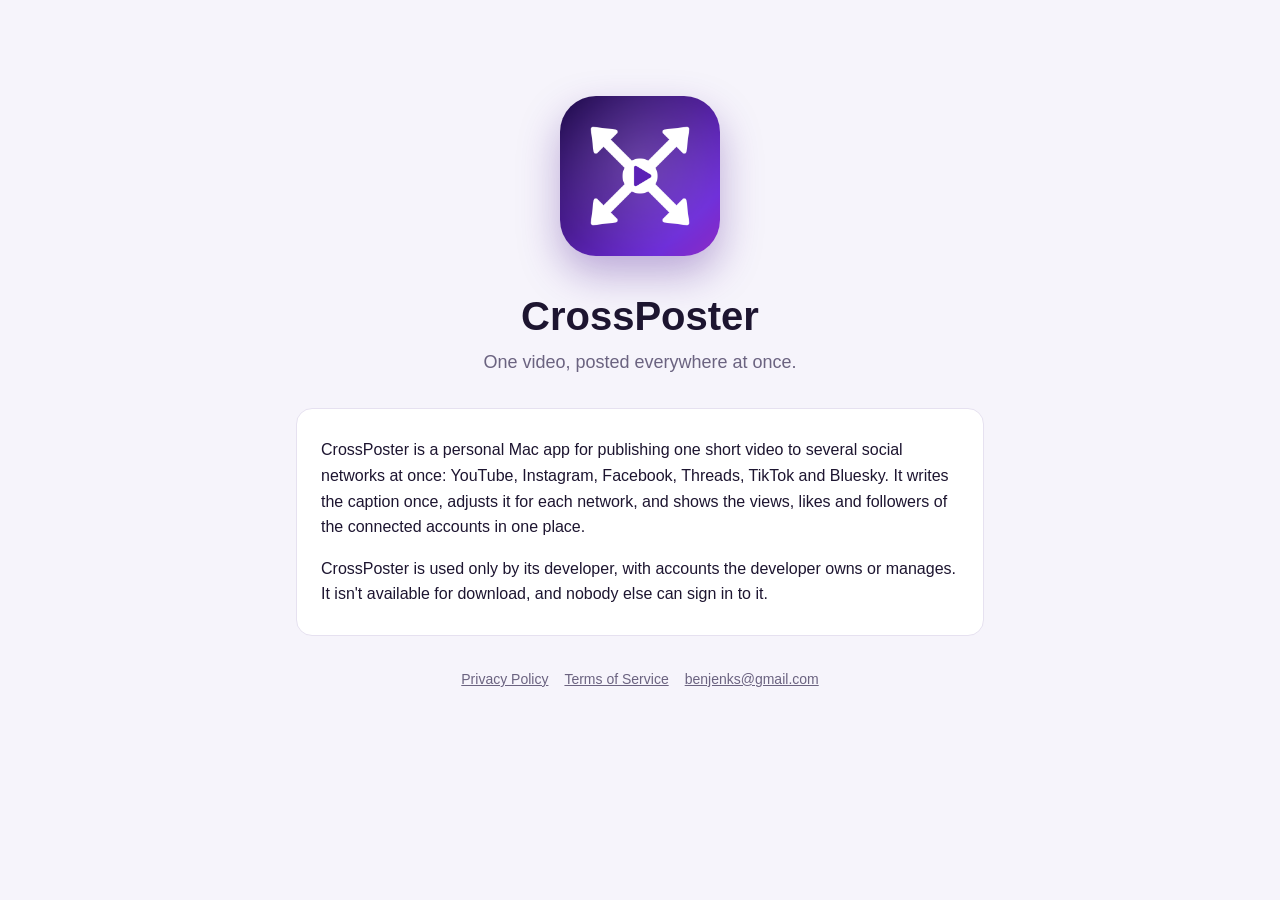
<file: index.html>
<!doctype html>
<html lang="en">
<head>
  <meta charset="utf-8">
  <meta name="viewport" content="width=device-width, initial-scale=1">
  <title>CrossPoster</title>
  <meta name="description" content="A personal Mac app for posting one video to several social networks at once.">
  <link rel="icon" type="image/png" href="images/favicon.png">
  <link rel="stylesheet" href="style.css">
</head>
<body>
<main class="home">
  <section class="hero">
    <img src="images/icon.png" alt="CrossPoster app icon" width="160" height="160">
    <h1>CrossPoster</h1>
    <p class="tagline">One video, posted everywhere at once.</p>
  </section>
  <article>
    <p>CrossPoster is a personal Mac app for publishing one short video to several social networks at
    once: YouTube, Instagram, Facebook, Threads, TikTok and Bluesky. It writes the caption once,
    adjusts it for each network, and shows the views, likes and followers of the connected accounts
    in one place.</p>
    <p>CrossPoster is used only by its developer, with accounts the developer owns or manages. It isn't
    available for download, and nobody else can sign in to it.</p>
  </article>
  <footer><a href="privacy.html">Privacy Policy</a><a href="terms.html">Terms of Service</a><a href="mailto:benjenks@gmail.com">benjenks@gmail.com</a></footer>
</main>
</body>
</html>
</file>
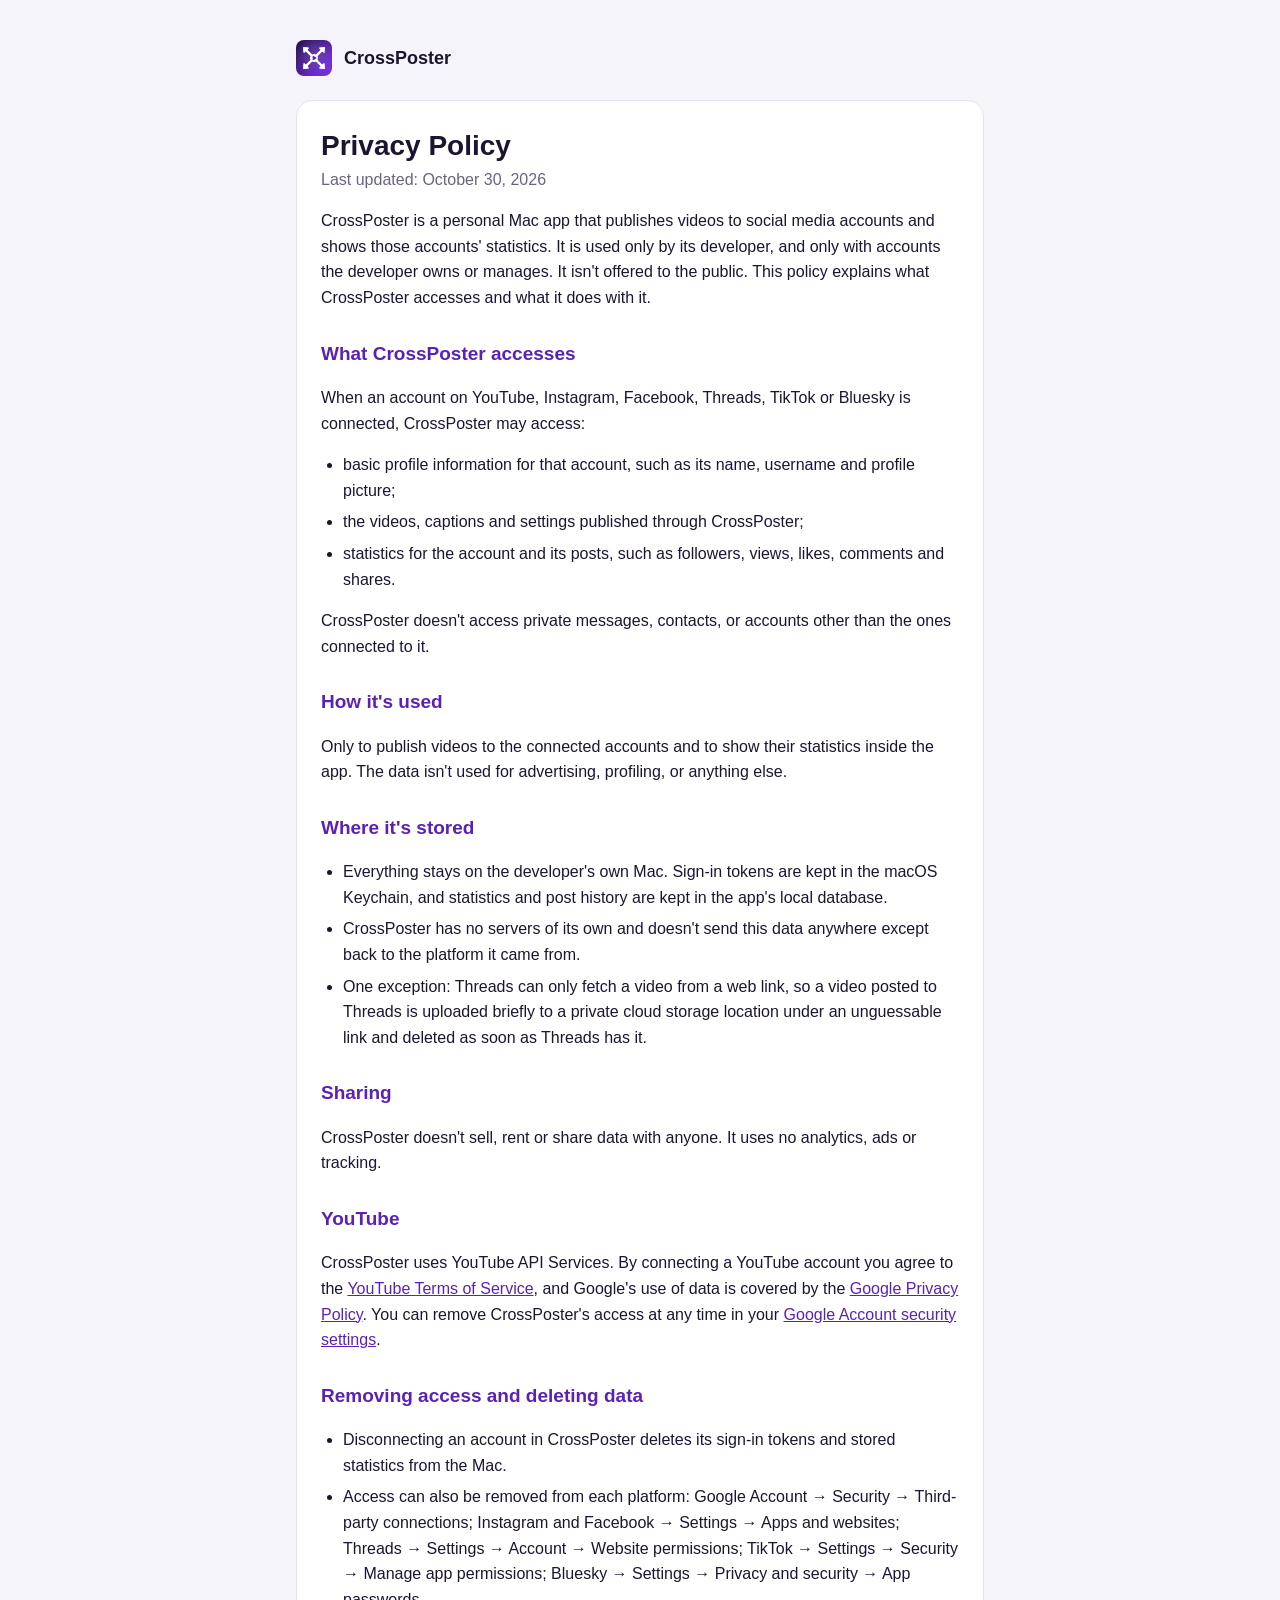
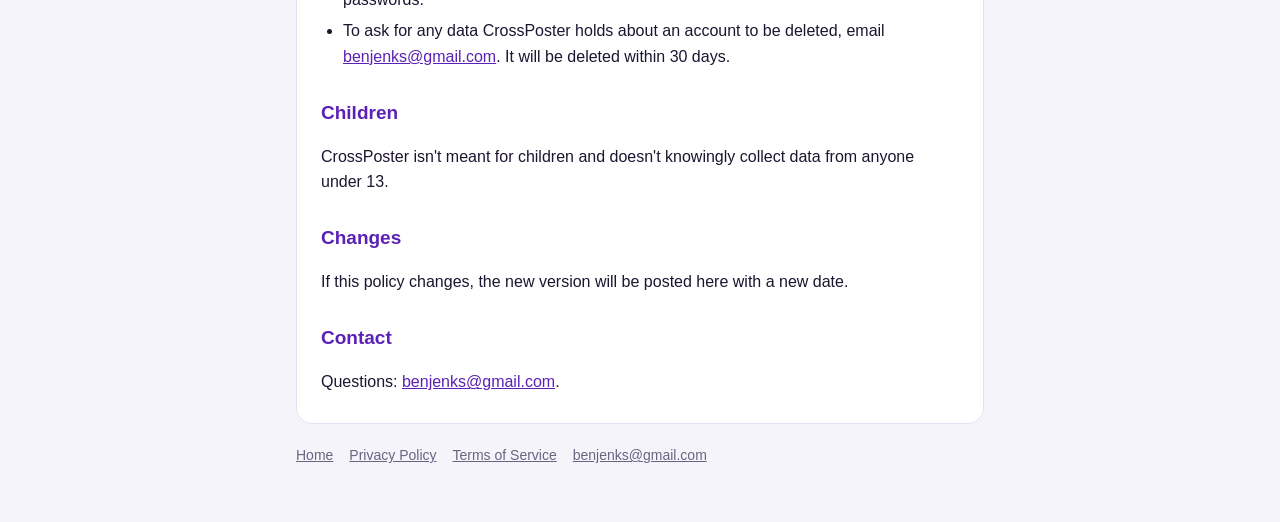
<file: privacy.html>
<!doctype html>
<html lang="en">
<head>
  <meta charset="utf-8">
  <meta name="viewport" content="width=device-width, initial-scale=1">
  <title>CrossPoster Privacy Policy</title>
  <meta name="description" content="What data CrossPoster accesses, where it's kept, and how to remove it.">
  <link rel="icon" type="image/png" href="images/favicon.png">
  <link rel="stylesheet" href="style.css">
</head>
<body>
<main>
  <header><img class="mark" src="images/icon.png" alt="" width="36" height="36"><a href="./">CrossPoster</a></header>
  <article>
    <h1>Privacy Policy</h1>
    <p class="updated">Last updated: October 30, 2026</p>
    <p>CrossPoster is a personal Mac app that publishes videos to social media accounts and shows those
    accounts' statistics. It is used only by its developer, and only with accounts the developer owns or
    manages. It isn't offered to the public. This policy explains what CrossPoster accesses and what it
    does with it.</p>

    <h2>What CrossPoster accesses</h2>
    <p>When an account on YouTube, Instagram, Facebook, Threads, TikTok or Bluesky is connected,
    CrossPoster may access:</p>
    <ul>
      <li>basic profile information for that account, such as its name, username and profile picture;</li>
      <li>the videos, captions and settings published through CrossPoster;</li>
      <li>statistics for the account and its posts, such as followers, views, likes, comments and shares.</li>
    </ul>
    <p>CrossPoster doesn't access private messages, contacts, or accounts other than the ones connected
    to it.</p>

    <h2>How it's used</h2>
    <p>Only to publish videos to the connected accounts and to show their statistics inside the app.
    The data isn't used for advertising, profiling, or anything else.</p>

    <h2>Where it's stored</h2>
    <ul>
      <li>Everything stays on the developer's own Mac. Sign-in tokens are kept in the macOS Keychain, and
      statistics and post history are kept in the app's local database.</li>
      <li>CrossPoster has no servers of its own and doesn't send this data anywhere except back to the
      platform it came from.</li>
      <li>One exception: Threads can only fetch a video from a web link, so a video posted to Threads is
      uploaded briefly to a private cloud storage location under an unguessable link and deleted as soon
      as Threads has it.</li>
    </ul>

    <h2>Sharing</h2>
    <p>CrossPoster doesn't sell, rent or share data with anyone. It uses no analytics, ads or tracking.</p>

    <h2>YouTube</h2>
    <p>CrossPoster uses YouTube API Services. By connecting a YouTube account you agree to the
    <a href="https://www.youtube.com/t/terms">YouTube Terms of Service</a>, and Google's use of data is
    covered by the <a href="https://policies.google.com/privacy">Google Privacy Policy</a>. You can
    remove CrossPoster's access at any time in your
    <a href="https://myaccount.google.com/permissions">Google Account security settings</a>.</p>

    <h2 id="delete">Removing access and deleting data</h2>
    <ul>
      <li>Disconnecting an account in CrossPoster deletes its sign-in tokens and stored statistics from the
      Mac.</li>
      <li>Access can also be removed from each platform: Google Account → Security → Third-party
      connections; Instagram and Facebook → Settings → Apps and websites; Threads → Settings → Account →
      Website permissions; TikTok → Settings → Security → Manage app permissions; Bluesky → Settings →
      Privacy and security → App passwords.</li>
      <li>To ask for any data CrossPoster holds about an account to be deleted, email
      <a href="mailto:benjenks@gmail.com">benjenks@gmail.com</a>. It will be deleted within 30 days.</li>
    </ul>

    <h2>Children</h2>
    <p>CrossPoster isn't meant for children and doesn't knowingly collect data from anyone under 13.</p>

    <h2>Changes</h2>
    <p>If this policy changes, the new version will be posted here with a new date.</p>

    <h2>Contact</h2>
    <p>Questions: <a href="mailto:benjenks@gmail.com">benjenks@gmail.com</a>.</p>
  </article>
  <footer><a href="./">Home</a><a href="privacy.html">Privacy Policy</a><a href="terms.html">Terms of Service</a><a href="mailto:benjenks@gmail.com">benjenks@gmail.com</a></footer>
</main>
</body>
</html>
</file>
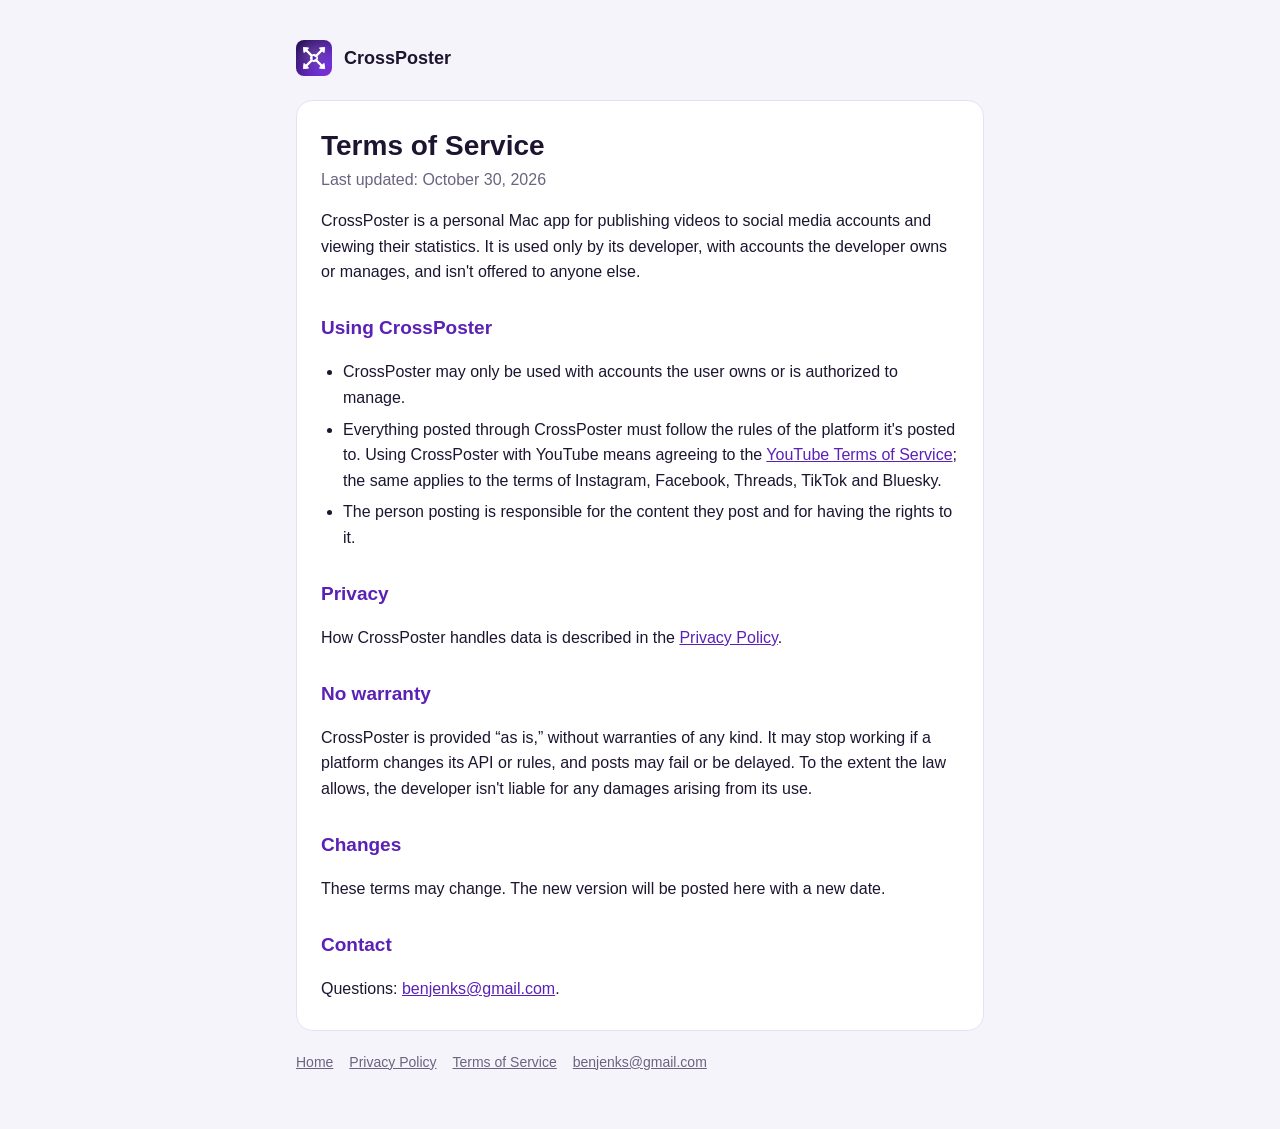
<file: terms.html>
<!doctype html>
<html lang="en">
<head>
  <meta charset="utf-8">
  <meta name="viewport" content="width=device-width, initial-scale=1">
  <title>CrossPoster Terms of Service</title>
  <meta name="description" content="The terms for using CrossPoster.">
  <link rel="icon" type="image/png" href="images/favicon.png">
  <link rel="stylesheet" href="style.css">
</head>
<body>
<main>
  <header><img class="mark" src="images/icon.png" alt="" width="36" height="36"><a href="./">CrossPoster</a></header>
  <article>
    <h1>Terms of Service</h1>
    <p class="updated">Last updated: October 30, 2026</p>
    <p>CrossPoster is a personal Mac app for publishing videos to social media accounts and viewing their
    statistics. It is used only by its developer, with accounts the developer owns or manages, and isn't
    offered to anyone else.</p>

    <h2>Using CrossPoster</h2>
    <ul>
      <li>CrossPoster may only be used with accounts the user owns or is authorized to manage.</li>
      <li>Everything posted through CrossPoster must follow the rules of the platform it's posted to.
      Using CrossPoster with YouTube means agreeing to the
      <a href="https://www.youtube.com/t/terms">YouTube Terms of Service</a>; the same applies to the
      terms of Instagram, Facebook, Threads, TikTok and Bluesky.</li>
      <li>The person posting is responsible for the content they post and for having the rights to it.</li>
    </ul>

    <h2>Privacy</h2>
    <p>How CrossPoster handles data is described in the <a href="privacy.html">Privacy Policy</a>.</p>

    <h2>No warranty</h2>
    <p>CrossPoster is provided “as is,” without warranties of any kind. It may stop working if a platform
    changes its API or rules, and posts may fail or be delayed. To the extent the law allows, the
    developer isn't liable for any damages arising from its use.</p>

    <h2>Changes</h2>
    <p>These terms may change. The new version will be posted here with a new date.</p>

    <h2>Contact</h2>
    <p>Questions: <a href="mailto:benjenks@gmail.com">benjenks@gmail.com</a>.</p>
  </article>
  <footer><a href="./">Home</a><a href="privacy.html">Privacy Policy</a><a href="terms.html">Terms of Service</a><a href="mailto:benjenks@gmail.com">benjenks@gmail.com</a></footer>
</main>
</body>
</html>
</file>
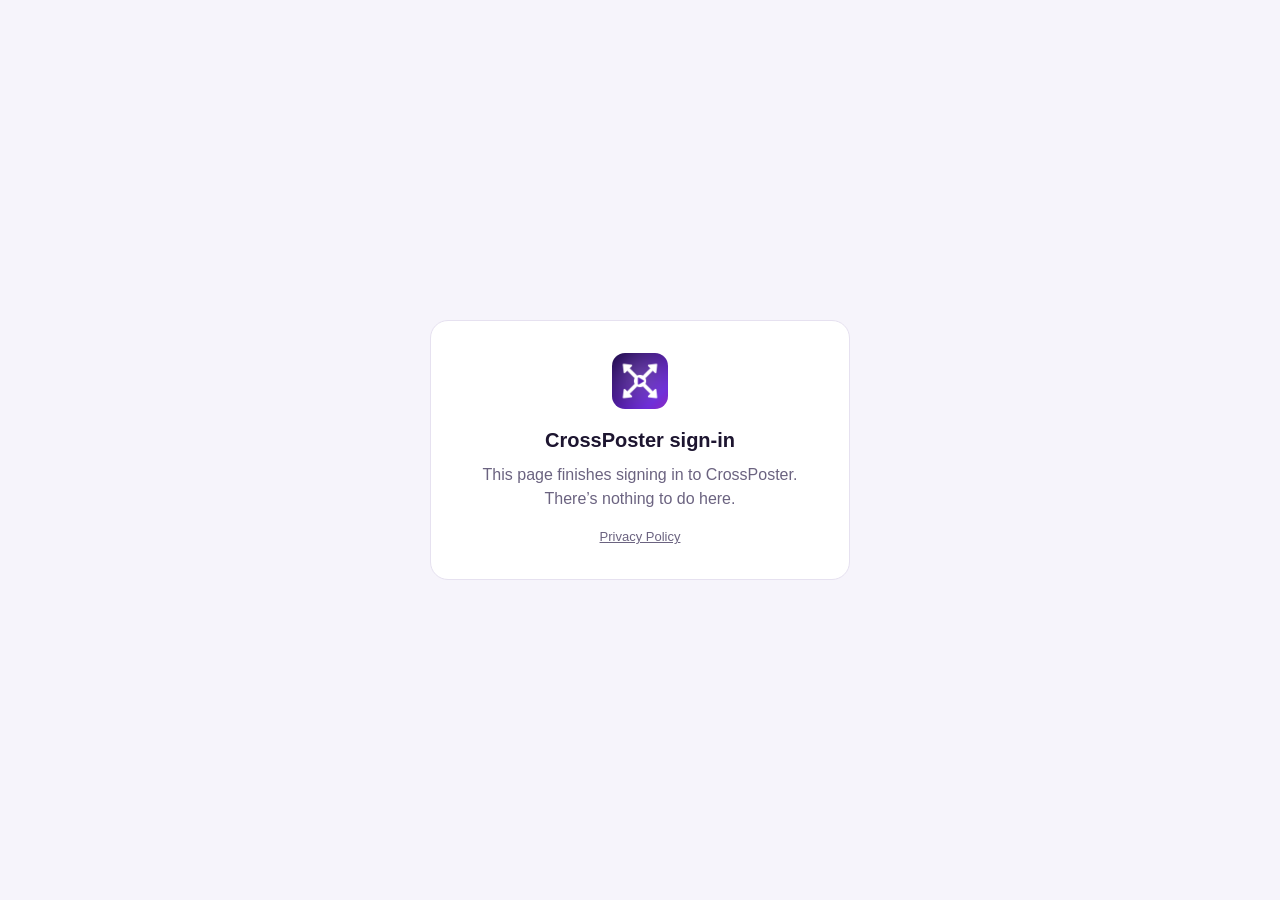
<file: oauth/callback.html>
<!doctype html>
<!--
  CrossPoster sign-in redirect.

  Meta (Instagram, Facebook, Threads) and TikTok only send sign-in results to an https address, but
  CrossPoster is a Mac app. Register https://bjenkins1015.github.io/crossposter-site/oauth/callback.html
  as the redirect URI; this page passes the result on to the app at crossposter://oauth/callback.

  The page loads nothing from other sites, has no analytics, and sends the one-time sign-in code
  nowhere except the CrossPoster app on this Mac.
-->
<html lang="en">
<head>
  <meta charset="utf-8">
  <meta name="viewport" content="width=device-width, initial-scale=1">
  <meta name="robots" content="noindex, nofollow">
  <meta name="referrer" content="no-referrer">
  <title>Returning to CrossPoster</title>
  <link rel="icon" type="image/png" href="../images/favicon.png">
  <style>
    :root {
      --bg: #f6f4fb;
      --card: #ffffff;
      --ink: #1d1530;
      --muted: #6b6380;
      --brand: #5b21b6;
      --brand-ink: #ffffff;
      --error: #b42318;
      --border: #e6e1f0;
    }
    @media (prefers-color-scheme: dark) {
      :root {
        --bg: #120c1f;
        --card: #1d1530;
        --ink: #f3effa;
        --muted: #a9a0bd;
        --brand: #8b5cf6;
        --error: #f97066;
        --border: #2e2445;
      }
    }
    * { box-sizing: border-box; }
    body {
      margin: 0;
      min-height: 100vh;
      display: grid;
      place-items: center;
      padding: 24px 16px;
      background: var(--bg);
      color: var(--ink);
      font: 16px/1.5 -apple-system, BlinkMacSystemFont, "Segoe UI", Roboto, sans-serif;
    }
    main {
      width: 100%;
      max-width: 420px;
      padding: 32px 28px;
      background: var(--card);
      border: 1px solid var(--border);
      border-radius: 18px;
      text-align: center;
    }
    .mark { display: block; width: 56px; height: 56px; margin: 0 auto 16px; border-radius: 13px; }
    h1 { font-size: 20px; margin: 0 0 8px; }
    p { margin: 0 0 12px; color: var(--muted); }
    p.error { color: var(--error); }
    .button {
      display: inline-block;
      margin-top: 8px;
      padding: 10px 20px;
      border-radius: 10px;
      background: var(--brand);
      color: var(--brand-ink);
      font-weight: 600;
      text-decoration: none;
    }
    .hidden { display: none; }
    small { display: block; margin-top: 16px; color: var(--muted); font-size: 13px; }
    small a { color: var(--muted); }
  </style>
</head>
<body>
  <main>
    <img class="mark" src="../images/icon.png" alt="" width="56" height="56">
    <h1 id="title">Returning to CrossPoster…</h1>
    <p id="message">Finishing sign-in. You can close this tab once CrossPoster opens.</p>
    <a id="open" class="button hidden" href="#">Open CrossPoster</a>
    <small><a href="../privacy.html">Privacy Policy</a></small>
  </main>

  <script>
    (function () {
      // Only these sign-in fields are passed on; anything else in the URL is ignored.
      var allowed = ['code', 'state', 'scopes', 'error', 'error_reason', 'error_description',
                     'error_code', 'error_message'];
      var incoming = new URLSearchParams(window.location.search);
      var outgoing = new URLSearchParams();
      allowed.forEach(function (key) {
        var value = incoming.get(key);
        if (value !== null) outgoing.set(key, value);
      });

      // Take the code out of the address bar and browser history.
      window.history.replaceState(null, '', window.location.pathname);

      var title = document.getElementById('title');
      var message = document.getElementById('message');
      var open = document.getElementById('open');

      if (!outgoing.has('code') && !outgoing.has('error') && !outgoing.has('error_code')) {
        title.textContent = 'CrossPoster sign-in';
        message.textContent = 'This page finishes signing in to CrossPoster. There’s nothing to do here.';
        return;
      }

      var target = 'crossposter://oauth/callback?' + outgoing.toString();
      open.href = target;

      if (outgoing.has('error') || outgoing.has('error_code')) {
        // Still pass it on, so CrossPoster stops waiting and can show what happened.
        title.textContent = 'Sign-in didn’t finish';
        message.className = 'error';
        message.textContent = outgoing.get('error_description') || outgoing.get('error_message')
          || outgoing.get('error_reason') || outgoing.get('error') || 'The platform reported an error.';
        open.textContent = 'Back to CrossPoster';
        open.className = 'button';
      }

      window.location.replace(target);

      // If the app didn't open (not installed, or the browser asked first), offer a button.
      setTimeout(function () {
        open.className = 'button';
        if (!outgoing.has('error') && !outgoing.has('error_code')) {
          message.textContent = 'If CrossPoster didn’t open, click the button. Your browser may ask for permission first.';
        }
      }, 1500);
    })();
  </script>
</body>
</html>
</file>
<file: style.css>
:root {
  --bg: #f6f4fb;
  --card: #ffffff;
  --ink: #1d1530;
  --muted: #6b6380;
  --brand: #5b21b6;
  --border: #e6e1f0;
}
@media (prefers-color-scheme: dark) {
  :root {
    --bg: #120c1f;
    --card: #1d1530;
    --ink: #f3effa;
    --muted: #a9a0bd;
    --brand: #a78bfa;
    --border: #2e2445;
  }
}
* { box-sizing: border-box; }
body {
  margin: 0;
  background: var(--bg);
  color: var(--ink);
  font: 16px/1.6 -apple-system, BlinkMacSystemFont, "Segoe UI", Roboto, sans-serif;
}
main {
  max-width: 720px;
  margin: 0 auto;
  padding: 40px 16px 56px;
}
header { display: flex; align-items: center; gap: 12px; margin-bottom: 24px; }
header a { color: inherit; text-decoration: none; font-weight: 700; font-size: 18px; }
.mark { width: 36px; height: 36px; border-radius: 8px; flex: none; }
article {
  background: var(--card);
  border: 1px solid var(--border);
  border-radius: 16px;
  padding: 28px 24px;
}
h1 { font-size: 28px; line-height: 1.2; margin: 0 0 4px; }
h2 { font-size: 19px; margin: 28px 0 8px; color: var(--brand); }
p, li { color: var(--ink); }
.updated { color: var(--muted); margin: 0 0 8px; }
ul { padding-left: 22px; }
li { margin: 6px 0; }
a { color: var(--brand); }
footer { margin-top: 20px; color: var(--muted); font-size: 14px; display: flex; gap: 16px; flex-wrap: wrap; }
footer a { color: var(--muted); }

/* Home page */
.hero { text-align: center; padding: 56px 0 32px; }
.hero img {
  width: 160px; height: 160px; border-radius: 36px;
  box-shadow: 0 18px 40px rgba(76, 29, 149, 0.35);
}
.hero h1 { font-size: 40px; margin: 28px 0 8px; }
.hero .tagline { color: var(--muted); font-size: 18px; margin: 0 auto; max-width: 460px; }
.home footer { justify-content: center; margin-top: 32px; }
article > p:first-child { margin-top: 0; }
article > p:last-child { margin-bottom: 0; }
</file>
